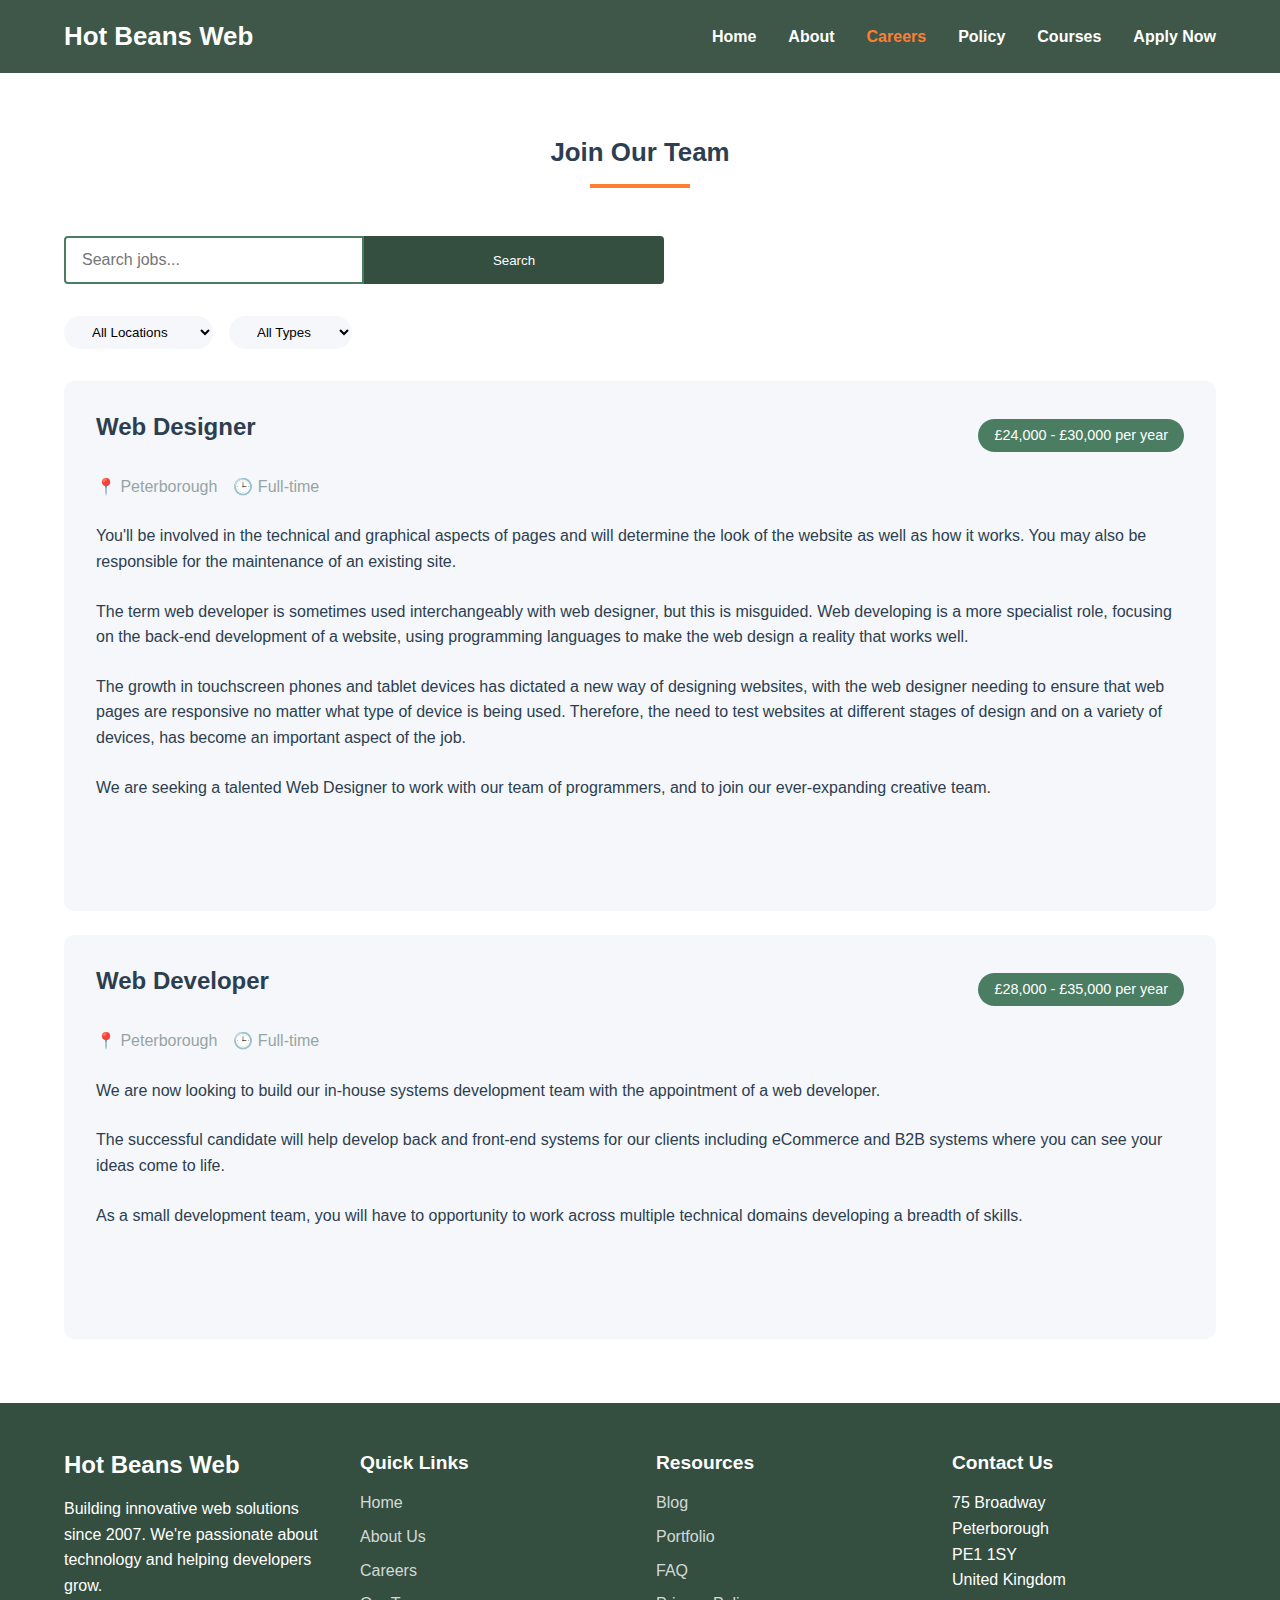
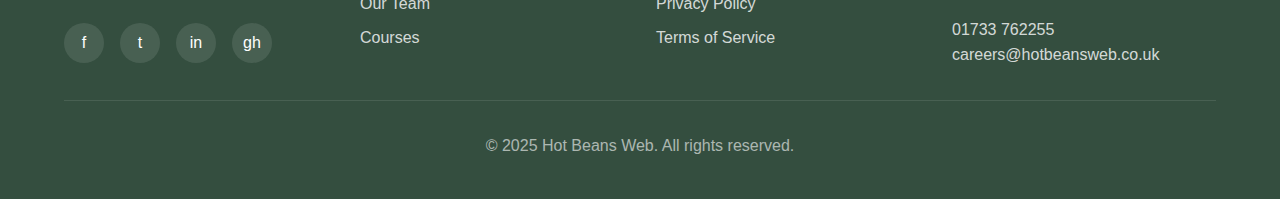
<file: careers.html>
<!DOCTYPE html>
<html lang="en">
<head>
  <meta charset="UTF-8">
  <meta name="viewport" content="width=device-width, initial-scale=1.0">
  <title> Careers - Hot Beans Web</title>
  <link rel="stylesheet" href="styles.css">
</head>
<body>
  <header class="header">
    <div class="container">
      <nav class="nav-container">
        <a href="index.html" class="logo">Hot Beans Web</a>
        <button class="mobile-nav-toggle">
          <span class="hamburger"></span>
        </button>
        <ul class="nav-menu">
          <li class="nav-item"><a href="index.html" class="nav-link">Home</a></li>
          <li class="nav-item"><a href="about.html" class="nav-link">About</a></li>
          <li class="nav-item"><a href="careers.html" class="nav-link active">Careers</a></li>
          <li class="nav-item"><a href="policy.html" class="nav-link">Policy</a></li>
          <li class="nav-item"><a href="courses.html" class="nav-link">Courses</a></li>
          <li class="nav-item"><a href="form.html" class="nav-link">Apply Now</a></li>
        </ul>
      </nav>
    </div>
  </header>

  <main>
    <section class="careers section">
      <div class="container">
        <h2 class="section-title">Join Our Team</h2>
        <div class="search-bar">
          <input type="text" class="search-input" id="jobSearch" placeholder="Search jobs...">
          <button class="search-btn">Search</button>
        </div>
        <div class="job-filter">
          <select id="locationFilter" class="filter-btn">
            <option value="">All Locations</option>
            <option value="Peterborough">Peterborough</option>
            <option value="Northampton">Northampton</option>
          </select>
          <select id="typeFilter" class="filter-btn">
            <option value="">All Types</option>
            <option value="Full-time">Full-time</option>
            <option value="Part-time">Part-time</option>
          </select>
        </div>
        <div class="job-list job-listings-section"></div>
      </div>
    </section>
  </main>

  <div id="jobModal" style="display: none;">
    <div class="job-details-content"></div>
  </div>

  <footer class="footer">
    <div class="container">
      <div class="footer-grid">
        <div>
          <h3 class="footer-logo">Hot Beans Web</h3>
          <p>Building innovative web solutions since 2007. We're passionate about technology and helping developers grow.</p>
          <div class="social-links">
            <a href="#" class="social-link">f</a>
            <a href="#" class="social-link">t</a>
            <a href="#" class="social-link">in</a>
            <a href="#" class="social-link">gh</a>
          </div>
        </div>
        <div class="footer-links">
          <h3>Quick Links</h3>
          <ul>
            <li><a href="index.html">Home</a></li>
            <li><a href="about.html">About Us</a></li>
            <li><a href="careers.html">Careers</a></li>
            <li><a href="#">Our Team</a></li>
            <li><a href="courses.html">Courses</a></li>
          </ul>
        </div>
        <div class="footer-links">
          <h3>Resources</h3>
          <ul>
            <li><a href="#">Blog</a></li>
            <li><a href="#">Portfolio</a></li>
            <li><a href="#">FAQ</a></li>
            <li><a href="policy.html">Privacy Policy</a></li>
            <li><a href="#">Terms of Service</a></li>
          </ul>
        </div>
        <div class="footer-links">
          <h3>Contact Us</h3>
          <p>75 Broadway<br>Peterborough<br>PE1 1SY<br>United Kingdom</p>
          <a href="tel:+441733762255">01733 762255</a><br>
          <a href="mailto:careers@hotbeansweb.co.uk">careers@hotbeansweb.co.uk</a>
        </div>
      </div>
      <div class="footer-bottom">
        <p>© 2025 Hot Beans Web. All rights reserved.</p>
      </div>
    </div>
  </footer>

  <script src="script.js"></script>
</body>
</html>
</file>
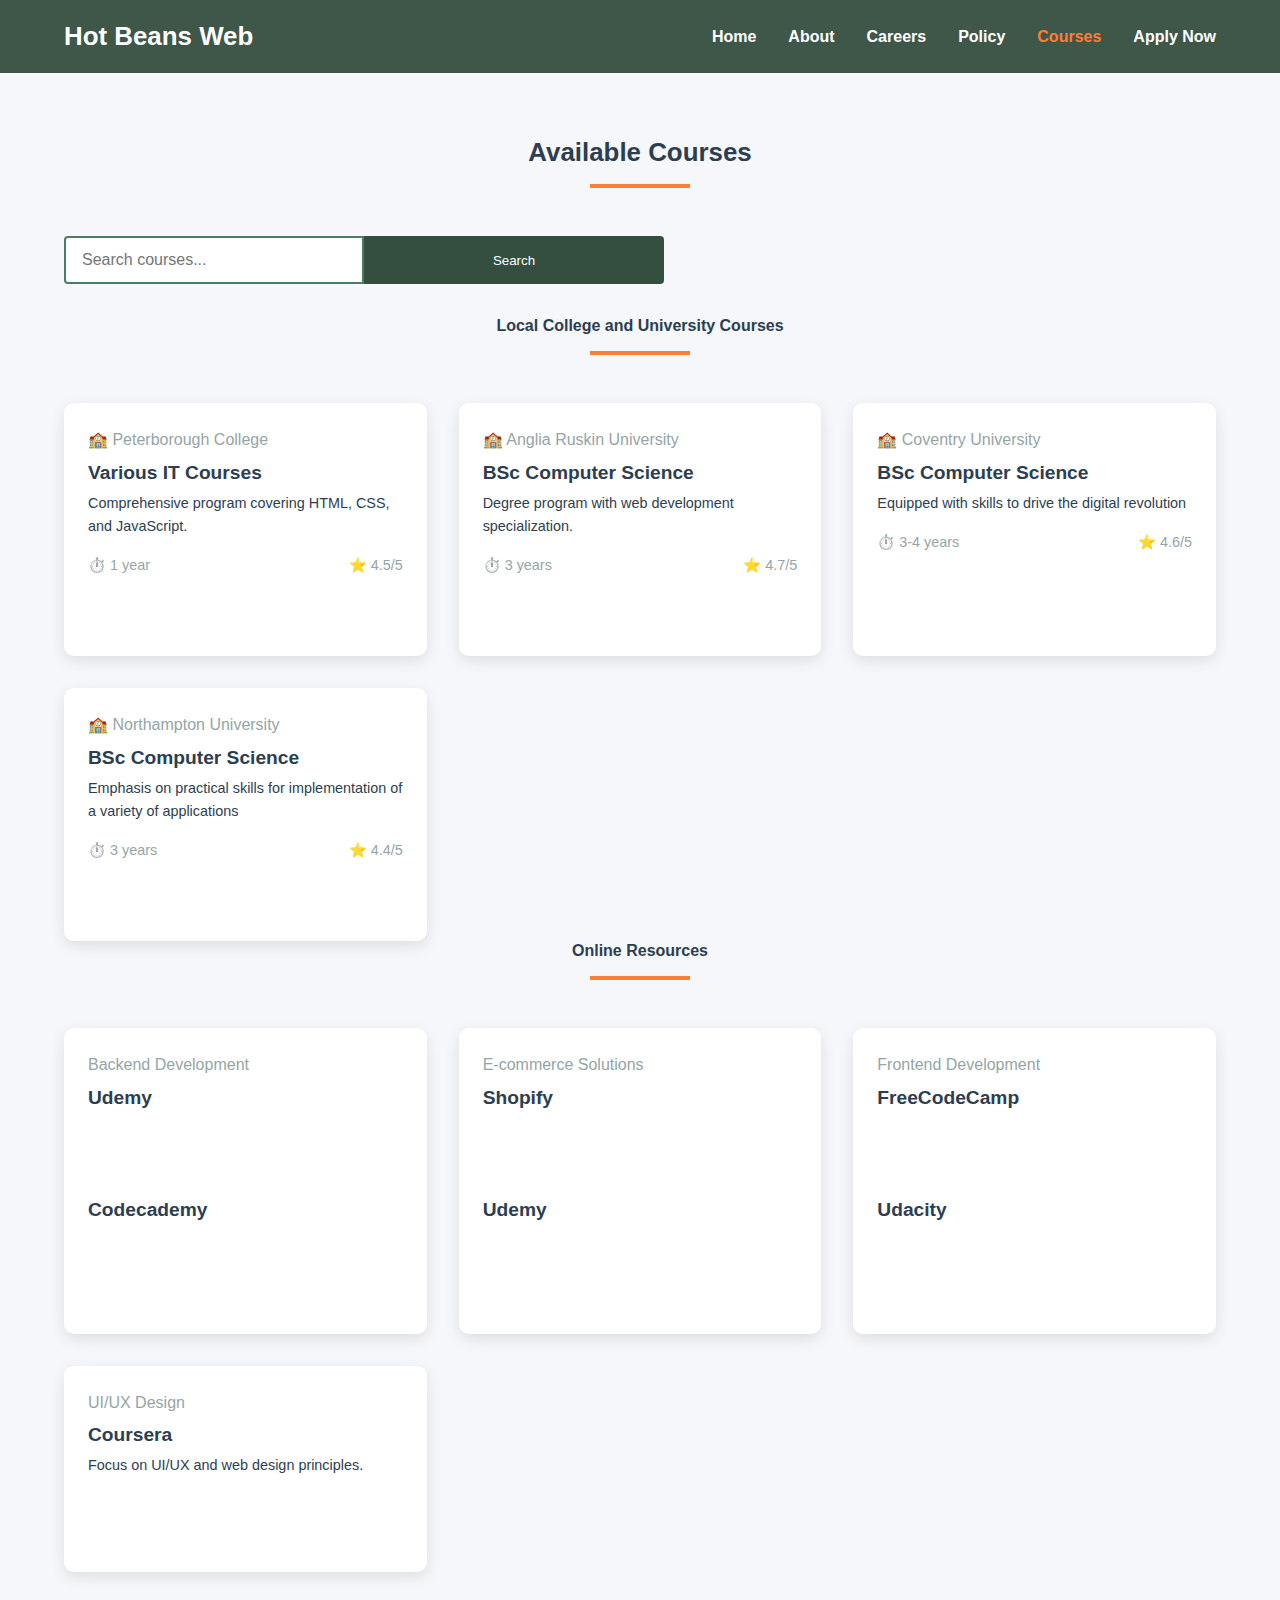
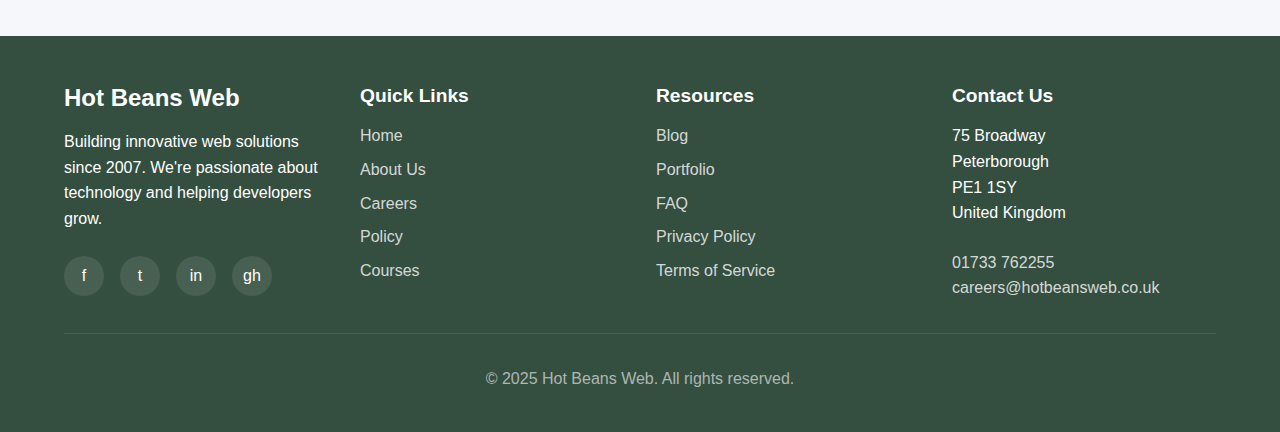
<file: courses.html>
<!DOCTYPE html>
<html lang="en">
<head>
  <meta charset="UTF-8">
  <meta name="viewport" content="width=device-width, initial-scale=1.0">
  <title>Courses - Hot Beans Web</title>
  <link rel="stylesheet" href="styles.css">
</head>
<body>
  <header class="header">
    <div class="container">
      <nav class="nav-container">
        <a href="index.html" class="logo">Hot Beans Web</a>
        <button class="mobile-nav-toggle">
          <span class="hamburger"></span>
        </button>
        <ul class="nav-menu">
          <li class="nav-item"><a href="index.html" class="nav-link">Home</a></li>
          <li class="nav-item"><a href="about.html" class="nav-link">About</a></li>
          <li class="nav-item"><a href="careers.html" class="nav-link">Careers</a></li>
          <li class="nav-item"><a href="policy.html" class="nav-link">Policy</a></li>
          <li class="nav-item"><a href="courses.html" class="nav-link active">Courses</a></li>
          <li class="nav-item"><a href="form.html" class="nav-link">Apply Now</a></li>
        </ul>
      </nav>
    </div>
  </header>

  <main>
    <section class="courses section">
      <div class="container">
        <h2 class="section-title">Available Courses</h2>
        <div class="search-bar">
          <input type="text" class="search-input" id="courseSearch" placeholder="Search courses...">
          <button class="search-btn">Search</button>
        </div>
        <h3 class="section-title">Local College and University Courses</h3>
        <div class="course-grid">
          <div class="course-card">
            <div class="course-content">
              <div class="course-provider">🏫 Peterborough College</div>
              <h4 class="course-title">Various IT Courses</h4>
              <p class="course-desc">Comprehensive program covering HTML, CSS, and JavaScript.</p>
              <div class="course-meta">
                <span>⏱️ 1 year</span>
                <span>⭐ 4.5/5</span>
              </div>
              <a href="https://www.peterborough.ac.uk" class="btn" target="_blank">View Course</a>
            </div>
          </div>
          <div class="course-card">
            <div class="course-content">
              <div class="course-provider">🏫 Anglia Ruskin University</div>
              <h4 class="course-title">BSc Computer Science</h4>
              <p class="course-desc">Degree program with web development specialization.</p>
              <div class="course-meta">
                <span>⏱️ 3 years</span>
                <span>⭐ 4.7/5</span>
              </div>
              <a href="https://www.aru.ac.uk" class="btn" target="_blank">View Course</a>
            </div>
          </div>
          <div class="course-card">
            <div class="course-content">
              <div class="course-provider">🏫 Coventry University</div>
              <h4 class="course-title">BSc Computer Science</h4>
              <p class="course-desc">Equipped with skills to drive the digital revolution</p>
              <div class="course-meta">
                <span>⏱️ 3-4 years</span>
                <span>⭐ 4.6/5</span>
              </div>
              <a href="https://www.coventry.ac.uk/course-structure/ug/eec/computer-science-mscibsc-hons/?term=2025-26" class="btn" target="_blank">View Course</a>
            </div>
          </div>
          <div class="course-card">
            <div class="course-content">
              <div class="course-provider">🏫 Northampton University</div>
              <h4 class="course-title">BSc Computer Science</h4>
              <p class="course-desc">Emphasis on practical skills for implementation of a variety of applications</p>
              <div class="course-meta">
                <span>⏱️ 3 years</span>
                <span>⭐ 4.4/5</span>
              </div>
              <a href="https://www.northampton.ac.uk/courses/computer-science-bsc-hons/" class="btn" target="_blank">View Course</a>
            </div>
          </div>
        </div>
        <h3 class="section-title">Online Resources</h3>
        <div class="course-grid">
          <div class="course-card">
            <div class="course-content">
              <div class="course-provider">Backend Development</div>
              <h4 class="course-title">Udemy</h4>
              <a href="https://www.udemy.com/course/the-complete-nodejs-developer-course-2/" class="btn" target="_blank">The Complete Node.js Developer Course (Udemy)</a><br/>

              <h4 class="course-title">Codecademy</h4>
              <a href="https://www.codecademy.com/learn/learn-nodejs" class="btn" target="_blank">Learn Node.js (Codecademy)</a>
            </div>
          </div>
          <div class="course-card">
            <div class="course-content">
              <div class="course-provider">E-commerce Solutions</div>
              <h4 class="course-title">Shopify</h4>
              <a href="https://www.shopify.com/learn" class="btn" target="_blank">Shopify Academy - Free E-commerce Courses</a></br>

              <h4 class="course-title">Udemy</h4>
              <a href="https://www.udemy.com/course/ecommerce-business-models/" class="btn" target="_blank">E-commerce Business Models (Udemy)</a>
            </div>
          </div>
          <div class="course-card">
            <div class="course-content">
              <div class="course-provider">Frontend Development</div>
              <h4 class="course-title">FreeCodeCamp</h4>
              <a href="https://www.freecodecamp.org/" class="btn" target="_blank">FreeCodeCamp - Responsive Web Design Certification</a></br>

              <h4 class="course-title">Udacity</h4>
              <a href="https://www.udacity.com/course/front-end-web-developer-nanodegree--nd0011" class ="btn" target="_blank">Front-End Web Developer Nanodegree (Udacity)</a>
            </div>
          </div>
          <div class="course-card">
            <div class="course-content">
              <div class="course-provider">UI/UX Design</div>
              <h4 class="course-title">Coursera</h4>
              <p class="course-desc">Focus on UI/UX and web design principles.</p>
              <a href="https://www.coursera.org/specializations/ui-ux-design" class="btn" target="_blank">Coursera - UI/UX Design</a>
            </div>
          </div>
        </div>
      </div>
    </section>
  </main>

  <footer class="footer">
    <div class="container">
      <div class="footer-grid">
        <div>
          <h3 class="footer-logo">Hot Beans Web</h3>
          <p>Building innovative web solutions since 2007. We're passionate about technology and helping developers grow.</p>
          <div class="social-links">
            <a href="#" class="social-link">f</a>
            <a href="#" class="social-link">t</a>
            <a href="#" class="social-link">in</a>
            <a href="#" class="social-link">gh</a>
          </div>
        </div>
        <div class="footer-links">
          <h3>Quick Links</h3>
          <ul>
            <li><a href="index.html">Home</a></li>
            <li><a href="about.html">About Us</a></li>
            <li><a href="careers.html">Careers</a></li>
            <li><a href="policy.html">Policy</a></li>
            <li><a href="courses.html">Courses</a></li>
          </ul>
        </div>
        <div class="footer-links">
          <h3>Resources</h3>
          <ul>
            <li><a href="#">Blog</a></li>
            <li><a href="#">Portfolio</a></li>
            <li><a href="#">FAQ</a></li>
            <li><a href="policy.html">Privacy Policy</a></li>
            <li><a href="#">Terms of Service</a></li>
          </ul>
        </div>
        <div class="footer-links">
          <h3>Contact Us</h3>
          <p>75 Broadway<br>Peterborough<br>PE1 1SY<br>United Kingdom</p>
          <a href="tel:+441733762255">01733 762255</a><br>
          <a href="mailto:careers@hotbeansweb.co.uk">careers@hotbeansweb.co.uk</a>
        </div>
      </div>
      <div class="footer-bottom">
        <p>© 2025 Hot Beans Web. All rights reserved.</p>
      </div>
    </div>
  </footer>

  <script src="script.js"></script>
</body>
</html>
</file>
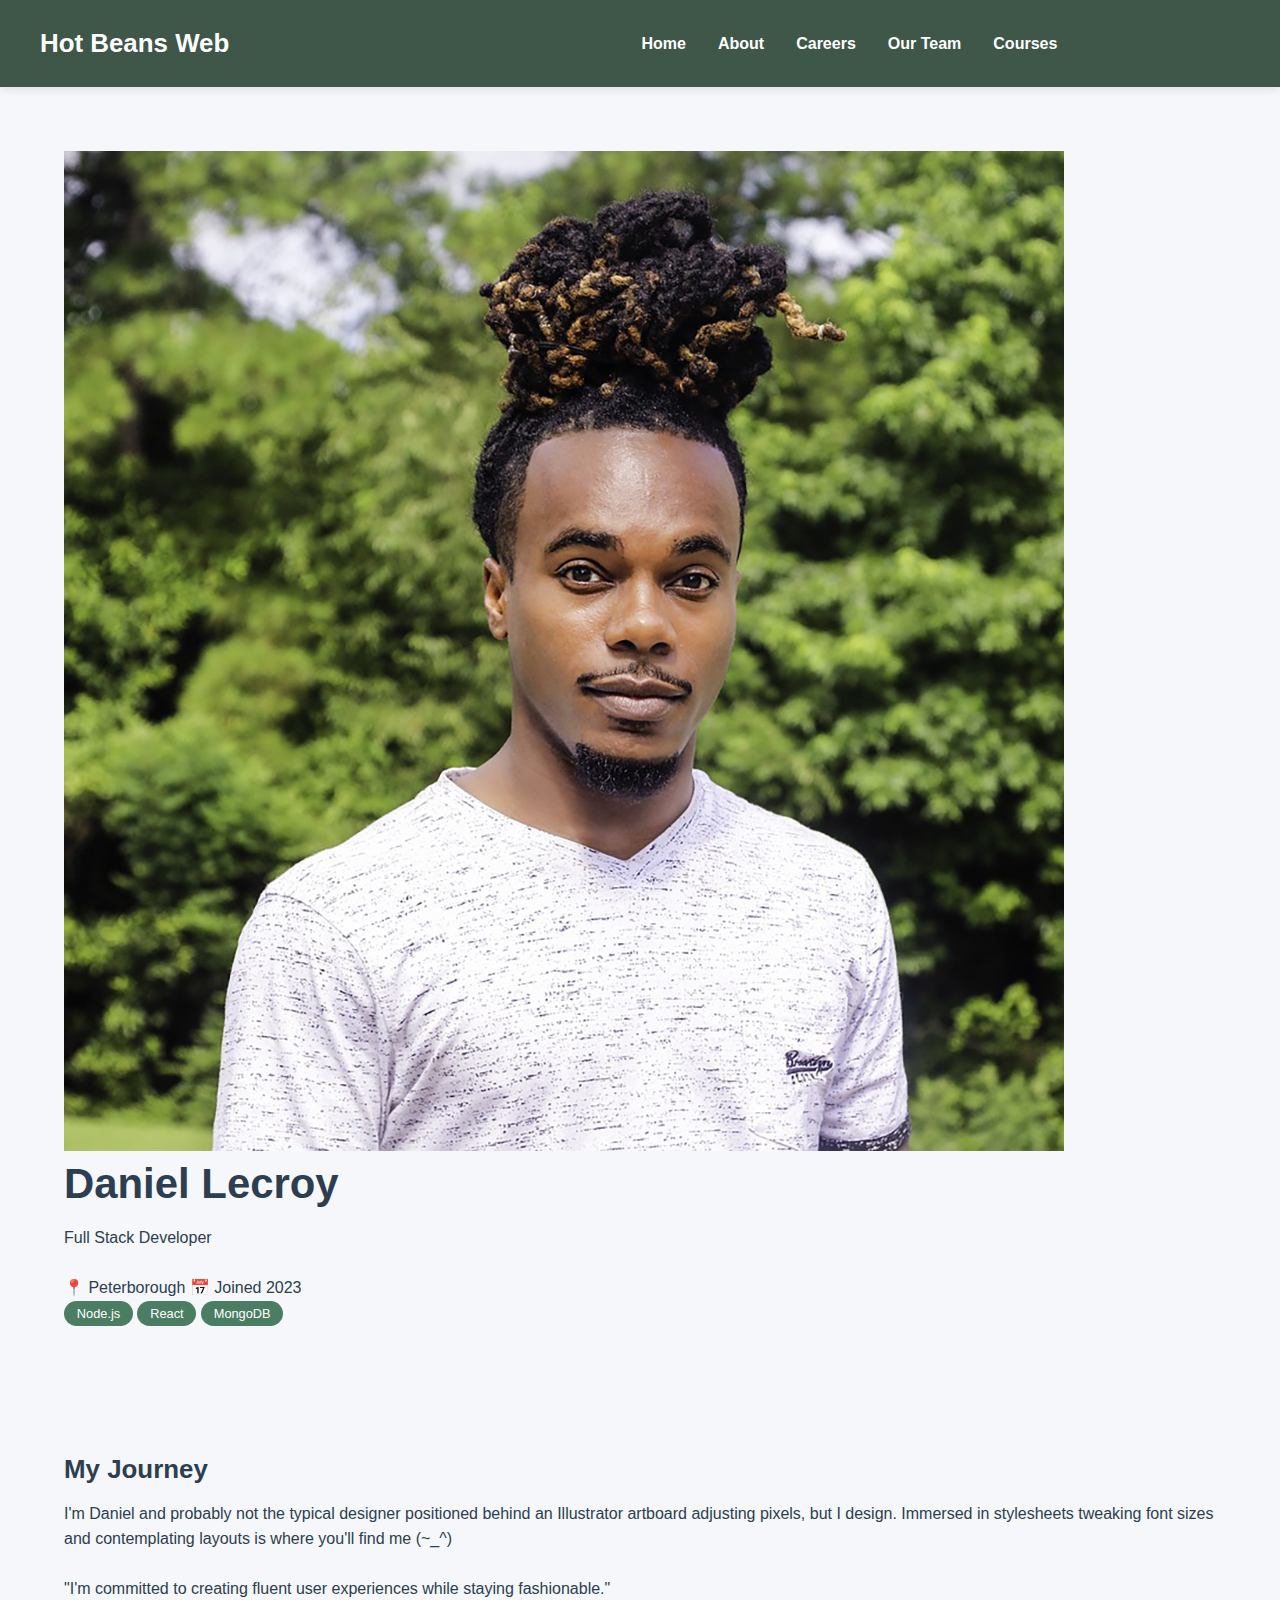
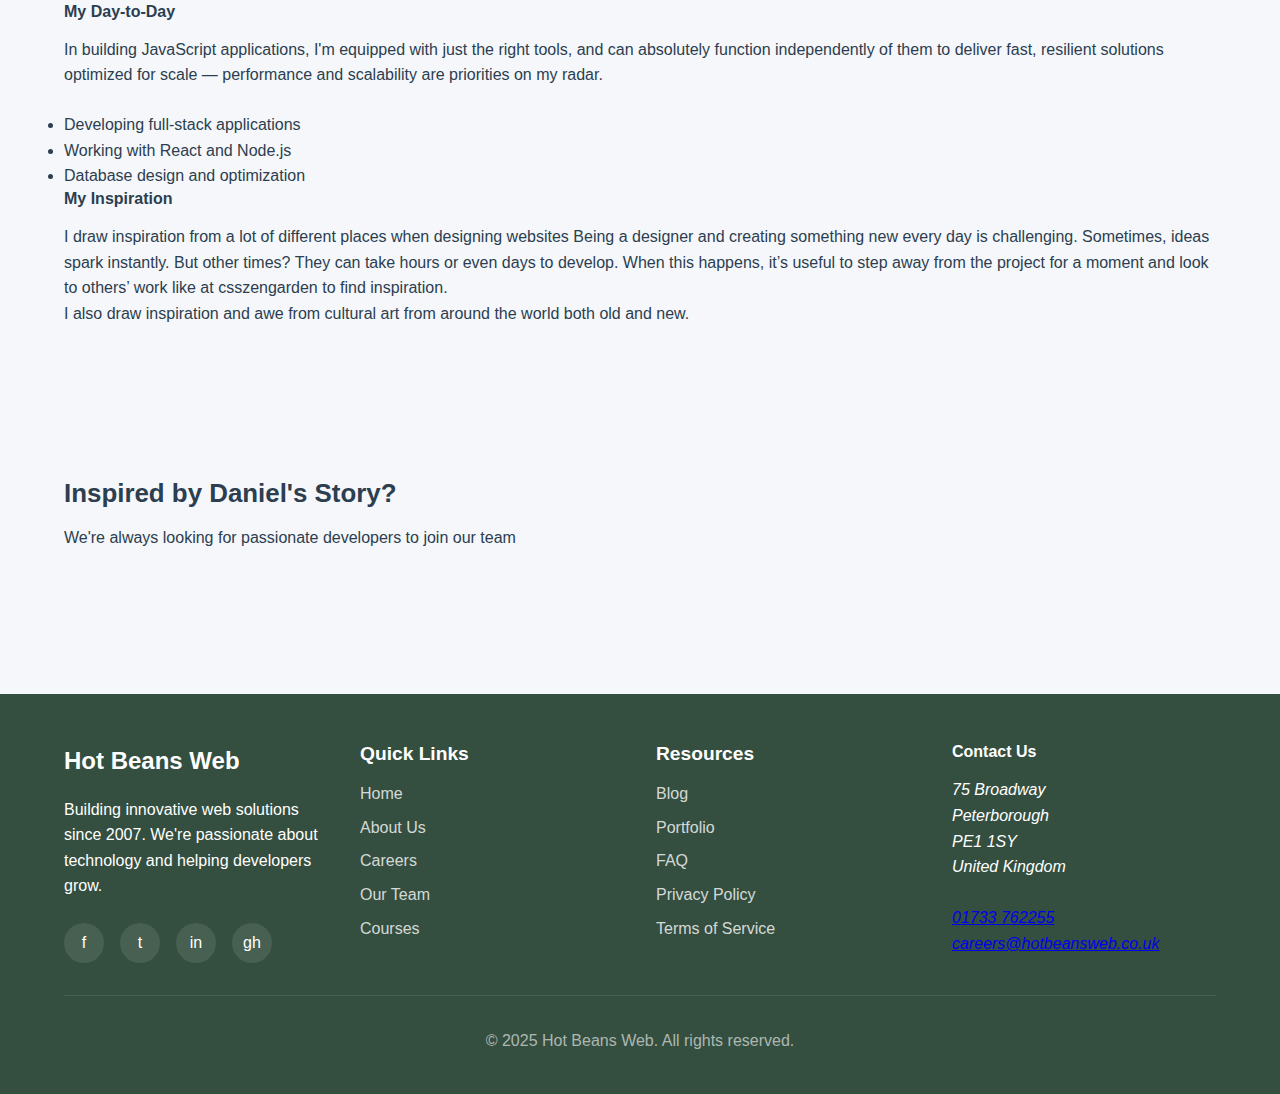
<file: daniel.html>
<!DOCTYPE html>
<html lang="en">
<head>
  <meta charset="UTF-8">
  <meta name="viewport" content="width=device-width, initial-scale=1.0">
  <title> Daniel Lecroy | Hot Beans Web</title>
  <meta name="description" content="Learn about Daniel Lecroy's journey as a Full Stack Developer at Hot Beans Web."">
  
  <link rel="preload" href="styles.css" as="style">
  <link rel="preload" href="script.js" as="script">
  
  <link rel="stylesheet" href="styles.css">
</head>
<body>
    <header class="header">
        <div class="container nav-container">
            <a href="index.html" class="logo">Hot Beans Web</a>
            
            <button class="mobile-nav-toggle" aria-controls="nav-menu" aria-expanded="false">
                <span class="sr-only">Menu</span>
                <span class="hamburger"></span>
            </button>
            
            <nav id="nav-menu" class="nav-menu">
                <ul class="nav-list">
                    <li class="nav-item"><a href="index.html" class="nav-link">Home</a></li>
                    <li class="nav-item"><a href="about.html" class="nav-link">About</a></li>
                    <li class="nav-item"><a href="careers.html" class="nav-link">Careers</a></li>
                    <li class="nav-item"><a href="#team" class="nav-link">Our Team</a></li>
                    <li class="nav-item"><a href="courses.html" class="nav-link">Courses</a></li>
                    <li class="nav-item"><a href="form.html" class="btn btn-outline">Apply Now</a></li>
                </ul>
            </nav>
        </div>
    </header>

  <main class="team-profile">
    <section class="section profile-hero">
      <div class="container">
        <div class="profile-header">
          <div class="profile-image">
            <img src="Daniel_Lecroy.png" alt="Daniel Lecroy" loading="lazy">
          </div>
          <div class="profile-intro">
            <h1>Daniel Lecroy</h1>
            <p class="profile-title">Full Stack Developer</p>
            <div class="profile-meta">
              <span>📍 Peterborough</span>
              <span>📅 Joined 2023</span>
            </div>
            <div class="profile-skills">
              <span class="skill-tag">Node.js</span>
              <span class="skill-tag">React</span>
              <span class="skill-tag">MongoDB</span>
            </div>
          </div>
        </div>
      </div>
    </section>

    <section>
        <section class="section profile-content">
        <div class="container">
            <div class="profile-story">
            <h2>My Journey</h2>
                <p>I'm Daniel and probably not the typical designer positioned behind an Illustrator artboard adjusting pixels, but I design.
                Immersed in stylesheets tweaking font sizes and contemplating layouts is where you'll find me (~_^)</p >                
                <div class="profile-quote">
                    <blockquote>
                        "I'm committed to creating fluent user experiences while staying fashionable."<br>
                    </blockquote>
                </div>
            
                        <h3>My Day-to-Day</h3>
                        <ul class="profile-list">
                            <p>In building JavaScript applications, I'm equipped with just the right tools, and can absolutely function independently of them to deliver fast, resilient solutions optimized for scale — performance and scalability are priorities on my radar.<br> </p>
                            <li>Developing full-stack applications</li>
                            <li>Working with React and Node.js</li>
                            <li>Database design and optimization</li>
                        </ul>
                        
                        <h3>My Inspiration</h3>
                        <p>I draw inspiration from a lot of different places when designing websites Being a designer and creating something new every day is challenging.
                        Sometimes, ideas spark instantly. But other times? They can take hours or even days to develop. When this happens, it’s useful to step away from the project for a moment and look to others’ work like at csszengarden to find inspiration.<br>
                        I also draw inspiration and awe from cultural art from around the world both old and new.
                        </p>
            </div>
        </div> 
    
    </section>
    <section class="section profile-cta">
      <div class="container">
        <h2>Inspired by Daniel's Story?</h2>
        <p>We're always looking for passionate developers to join our team</p>
        <a href="form.html" class="btn">Apply Now</a>
      </div>
    </section>
  </main>

  <footer class="footer">
    <div class="container">
      <div class="footer-grid">
        <div class="footer-about">
          <div class="footer-logo">Hot Beans Web</div>
          <p>Building innovative web solutions since 2007. We're passionate about technology and helping developers grow.</p>
          <div class="social-links">
            <a href="#" class="social-link" aria-label="Facebook">f</a>
            <a href="#" class="social-link" aria-label="Twitter">t</a>
            <a href="#" class="social-link" aria-label="LinkedIn">in</a>
            <a href="#" class="social-link" aria-label="GitHub">gh</a>
          </div>
        </div>
        
        <div class="footer-links">
          <h3>Quick Links</h3>
          <ul>
            <li><a href="index.html">Home</a></li>
            <li><a href="about.html">About Us</a></li>
            <li><a href="careers.html">Careers</a></li>
            <li><a href="team/">Our Team</a></li>
            <li><a href="courses.html">Courses</a></li>
          </ul>
        </div>
        
        <div class="footer-links">
          <h3>Resources</h3>
          <ul>
            <li><a href="blog.html">Blog</a></li>
            <li><a href="portfolio.html">Portfolio</a></li>
            <li><a href="faq.html">FAQ</a></li>
            <li><a href="policy.html">Privacy Policy</a></li>
            <li><a href="terms.html">Terms of Service</a></li>
          </ul>
        </div>
        
        <div class="footer-contact">
          <h3>Contact Us</h3>
          <address>
            75 Broadway<br>
            Peterborough<br>
            PE1 1SY<br>
            United Kingdom<br><br>
            <a href="tel:+441733762255">01733 762255</a><br>
            <a href="mailto:careers@hotbeansweb.co.uk">careers@hotbeansweb.co.uk</a>
          </address>
        </div>
      </div>
      
      <div class="footer-bottom">
        <p>&copy; 2025 Hot Beans Web. All rights reserved.</p>
      </div>
    </div>
  </footer>

</body>
</html>
</file>
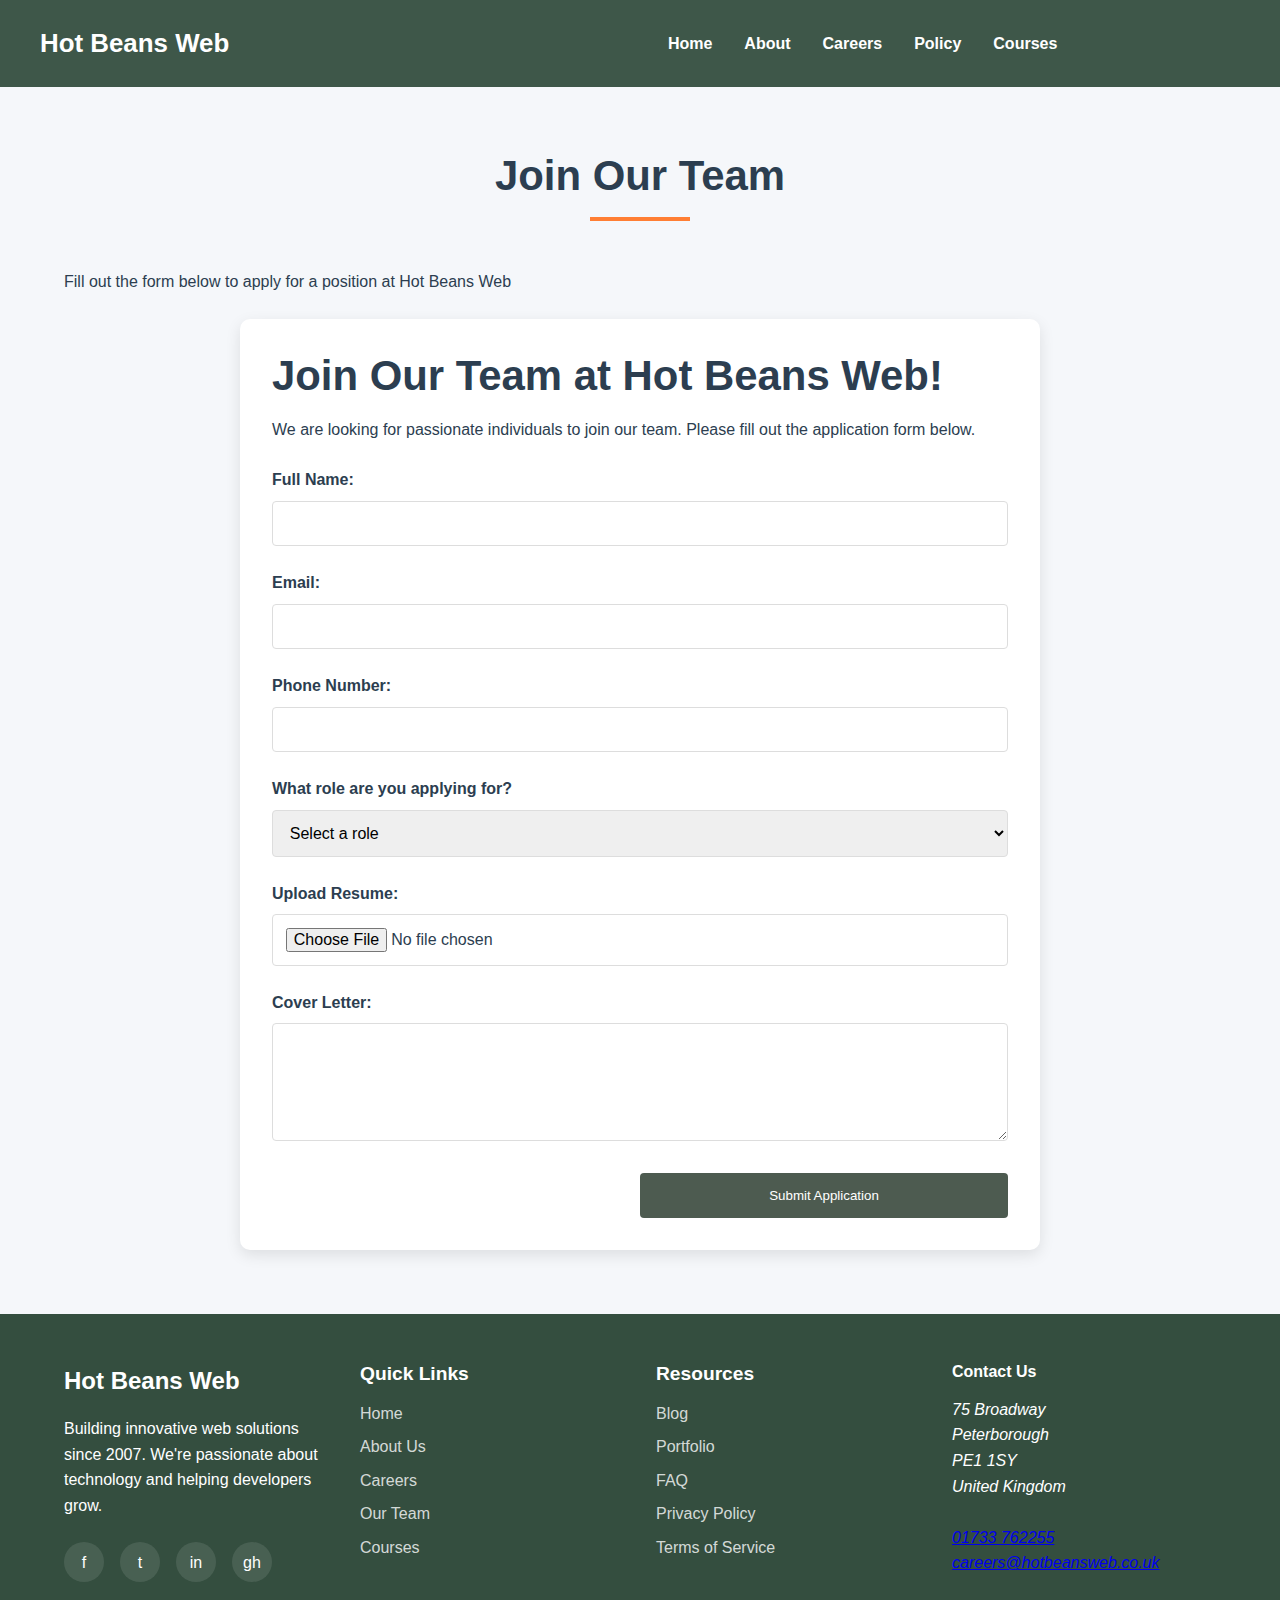
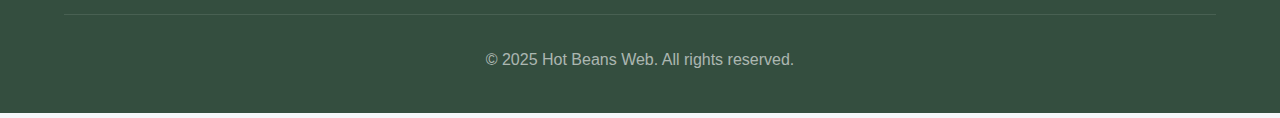
<file: form.html>
<!DOCTYPE html>
<html lang="en">
<head>
    <meta charset="UTF-8">
    <meta name="viewport" content="width=device-width, initial-scale=1.0">
    <title>Application Form - Hot Beans Web</title>
    <link rel="preload" href="styles.css" as="style">
    <link rel="preload" href="script.js" as="script">
    <link rel="stylesheet" href="styles.css">
</head>

<body>
    <header class="header">
        <div class="container nav-container">
        <a href="index.html" class="logo">Hot Beans Web</a>
        
        <button class="mobile-nav-toggle" aria-controls="nav-menu" aria-expanded="false">
            <span class="sr-only">Menu</span>
            <span class="hamburger"></span>
        </button>
        
        <nav id="nav-menu" class="nav-menu">
            <ul class="nav-list">
                <li class="nav-item"><a href="index.html" class="nav-link">Home</a></li>
                <li class="nav-item"><a href="about.html" class="nav-link">About</a></li>
                <li class="nav-item"><a href="careers.html" class="nav-link">Careers</a></li>
                <li class="nav-item"><a href="policy.html" class="nav-link">Policy</a></li>
                <li class="nav-item"><a href="courses.html" class="nav-link">Courses</a></li>
                <li class="nav-item"><a href="form.html" class="btn btn-outline">Apply Now</a></li>
            </ul>
        </nav>
        </div>
    </header>

    <main class="section form-section">
        <div class="container">
            <div class="form-header">
                <h1 class="section-title">Join Our Team</h1>
                <p class="section-subtitle">Fill out the form below to apply for a position at Hot Beans Web</p>
            </div>
            <div class="form-container">
                <h1>Join Our Team at Hot Beans Web!</h1>
                <p>We are looking for passionate individuals to join our team. Please fill out the application form below.</p>
                
                <form id="applicationForm">
                    <div class="form-group">
                        <label for="name">Full Name:</label>
                        <input type="text" id="name" name="name" required>
                    </div>
                    <div class="form-group">
                        <label for="email">Email:</label>
                        <input type="email" id="email" name="email" required>
                    </div>
                    <div class="form-group">
                        <label for="phone">Phone Number:</label>
                        <input type="tel" id="phone" name="phone" required>
                    </div>
                    <div class="form-group">
                        <label for="role">What role are you applying for?</label>
                        <select id="role" name="role" required>
                            <option value="" disabled selected>Select a role</option>
                            <option value="web-developer">Web Developer</option>
                            <option value="web-designer">Web Designer</option>
                        </select>
                    </div>
                    <div class="form-group">
                        <label for="resume">Upload Resume:</label>
                        <input type="file" id="resume" name="resume" accept=".pdf,.doc,.docx" required>
                    </div>
                    <div class="form-group">
                        <label for="coverLetter">Cover Letter:</label>
                        <textarea id="coverLetter" name="coverLetter" rows="5" required></textarea>
                    </div>

                    <div class="form-actions">
                        <button type="button" class="btn btn-outline">Previous</button>
                        <button type="submit">Submit Application</button>
                    </div>
                </form>
                
                <p id="successMessage" style="display:none; color: green;">
                    Application Successfully Sent!
                </p>
            </div>
        </div>
    </main>

    <footer class="footer">
        <div class="container">
            <div class="footer-grid">
                <div class="footer-about">
                <div class="footer-logo">Hot Beans Web</div>
                <p>Building innovative web solutions since 2007. We're passionate about technology and helping developers grow.</p>
                <div class="social-links">
                    <a href="#" class="social-link" aria-label="Facebook">f</a>
                    <a href="#" class="social-link" aria-label="Twitter">t</a>
                    <a href="#" class="social-link" aria-label="LinkedIn">in</a>
                    <a href="#" class="social-link" aria-label="GitHub">gh</a>
                </div>
                </div>
                
                <div class="footer-links">
                <h3>Quick Links</h3>
                <ul>
                    <li><a href="index.html">Home</a></li>
                    <li><a href="about.html">About Us</a></li>
                    <li><a href="careers.html">Careers</a></li>
                    <li><a href="team/">Our Team</a></li>
                    <li><a href="courses.html">Courses</a></li>
                </ul>
                </div>
                
                <div class="footer-links">
                <h3>Resources</h3>
                <ul>
                    <li><a href="blog.html">Blog</a></li>
                    <li><a href="portfolio.html">Portfolio</a></li>
                    <li><a href="faq.html">FAQ</a></li>
                    <li><a href="policy.html">Privacy Policy</a></li>
                    <li><a href="terms.html">Terms of Service</a></li>
                </ul>
                </div>
                
                <div class="footer-contact">
                <h3>Contact Us</h3>
                <address>
                    75 Broadway<br>
                    Peterborough<br>
                    PE1 1SY<br>
                    United Kingdom<br><br>
                    <a href="tel:+441733762255">01733 762255</a><br>
                    <a href="mailto:careers@hotbeansweb.co.uk">careers@hotbeansweb.co.uk</a>
                </address>
                </div>
            </div>
            
            <div class="footer-bottom">
                <p>&copy; 2025 Hot Beans Web. All rights reserved.</p>
            </div>
        </div>
    </footer>

    <script src="script.js"></script>
</body>
</html>
</file>
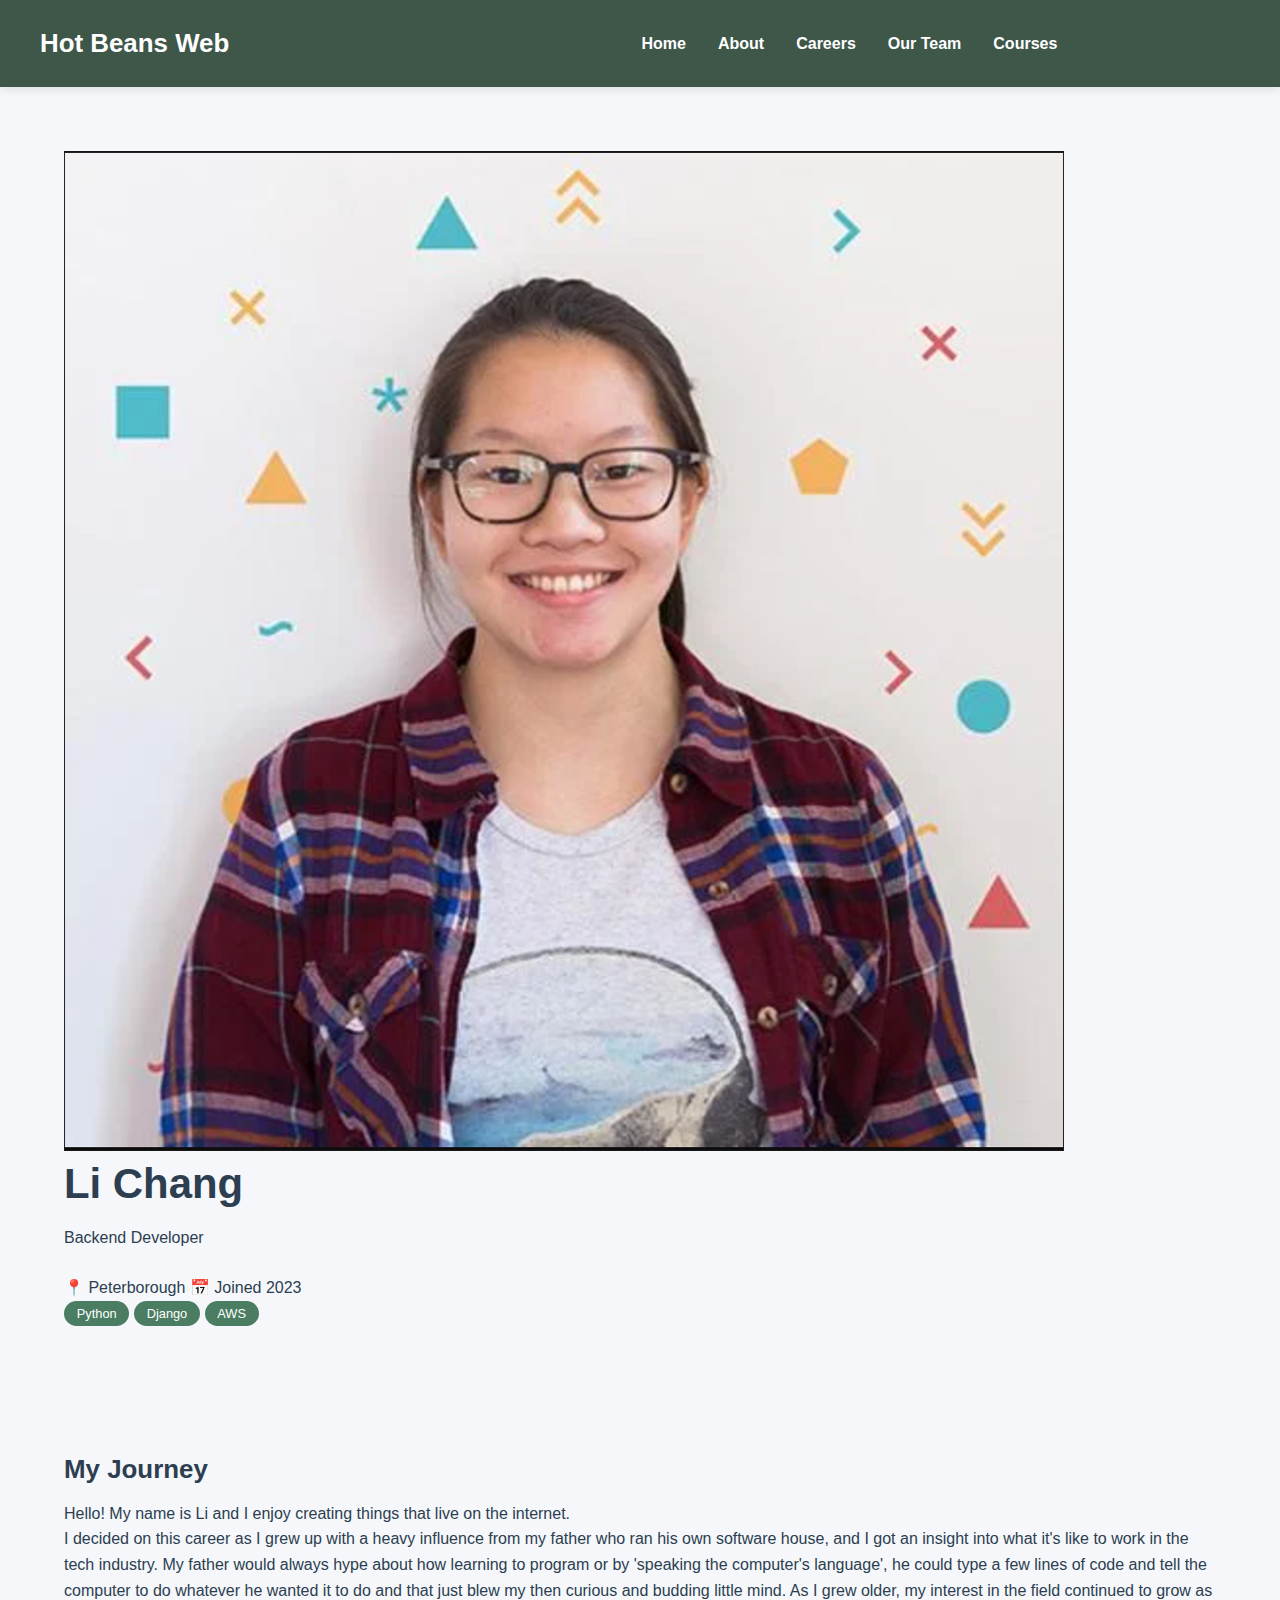
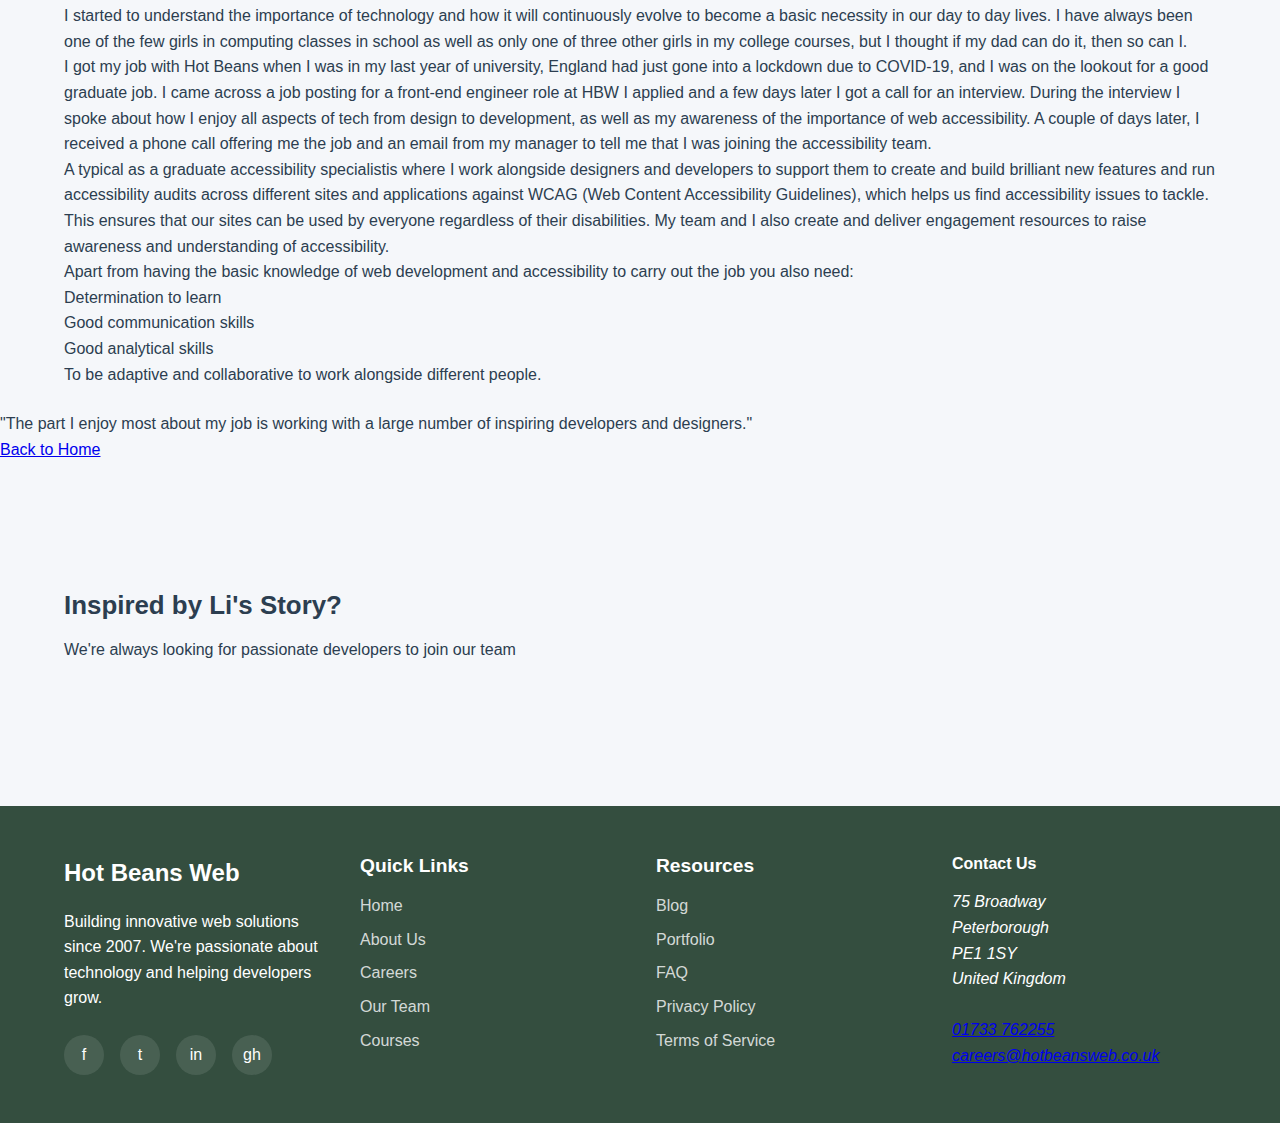
<file: li.html>
<!DOCTYPE html>
<html lang="en">
<head>
    <meta charset="UTF-8">
    <meta name="viewport" content="width=device-width, initial-scale=1.0">
    <title>Li Chang | Hot Beans Web</title>
    <meta name="description" content="Learn about Li Chang's journey as a Backend Developer at Hot Beans Web.">
    <link rel="preload" href="styles.css" as="style">
    <link rel="preload" href="script.js" as="script">
    <link rel="stylesheet" href="styles.css">
</head>
<body>
    <header class="header">
        <div class="container nav-container">
            <a href="index.html" class="logo">Hot Beans Web</a>
            
            <button class="mobile-nav-toggle" aria-controls="nav-menu" aria-expanded="false">
                <span class="sr-only">Menu</span>
                <span class="hamburger"></span>
            </button>
            
            <nav id="nav-menu" class="nav-menu">
                <ul class="nav-list">
                    <li class="nav-item"><a href="index.html" class="nav-link">Home</a></li>
                    <li class="nav-item"><a href="about.html" class="nav-link">About</a></li>
                    <li class="nav-item"><a href="careers.html" class="nav-link">Careers</a></li>
                    <li class="nav-item"><a href="#team" class="nav-link">Our Team</a></li>
                    <li class="nav-item"><a href="courses.html" class="nav-link">Courses</a></li>
                    <li class="nav-item"><a href="form.html" class="btn btn-outline">Apply Now</a></li>
                </ul>
            </nav>
        </div>
    </header>

    <main class="team-profile">
        <section class="section profile-hero">
            <div class="container">
                <div class="profile-header">
                    <div class="profile-image">
                        <img src="Li Chang.PNG" alt="Li Chang" loading="lazy">
                    </div>
                    <div class="profile-intro">
                        <h1>Li Chang</h1>
                        <p class="profile-title">Backend Developer</p>
                        <div class="profile-meta">
                            <span>📍 Peterborough</span>
                            <span>📅 Joined 2023</span>
                        </div>
                        <div class="profile-skills">
                            <span class="skill-tag">Python</span>
                            <span class="skill-tag">Django</span>
                            <span class="skill-tag">AWS</span>
                        </div>
                    </div>
                </div>
            </div>
        </section>

        <section class="section profile-content">
            <div class="container">
                <div class="profile-story">
                    <h2>My Journey</h2>
                    <p>Hello! My name is Li and I enjoy creating things that live on the internet. <br>

                        I decided on this career as I grew up with a heavy influence from my father who ran his own software house, and I got an insight into what it's like to work in the tech industry. My father would always hype about how learning to program or by 'speaking the computer's language', he could type a few lines of code and tell the computer to do whatever he wanted it to do and that just blew my then curious and budding little mind.
                        As I grew older, my interest in the field continued to grow as I started to understand the importance of technology and how it will continuously evolve to become a basic necessity in our day to day lives.
                        I have always been one of the few girls in computing classes in school as well as only one of three other girls in my college courses, but I thought if my dad can do it, then so can I.
                        <br>
                        I got my job with Hot Beans when I was in my last year of university, England had just gone into a lockdown due to COVID-19, and I was on the lookout for a good graduate job.
                        I came across a job posting for a front-end engineer role at HBW I applied and a few days later I got a call for an interview. During the interview I spoke about how I enjoy all aspects of tech from design to development, as well as my awareness of the importance of web accessibility. A couple of days later, I received a phone call offering me the job and an email from my manager to tell me that I was joining the accessibility team.
                        <br>
                        A typical as a graduate accessibility specialistis where I work alongside designers and developers to support them to create and build brilliant new features and run accessibility audits across different sites and applications against WCAG (Web Content Accessibility Guidelines), which helps us find accessibility issues to tackle. This ensures that our sites can be used by everyone regardless of their disabilities. My team and I also create and deliver engagement resources to raise awareness and understanding of accessibility.
                        <br>
                        Apart from having the basic knowledge of web development and accessibility to carry out the job you also need:<br>
                        Determination to learn<br>
                        Good communication skills<br>
                        Good analytical skills<br>
                        To be adaptive and collaborative to work alongside different people.<br>
                    </p>
                </div>
            </div>


            <div class="profile-quote">
                        <blockquote>
                            "The part I enjoy most about my job is working with a large number of inspiring developers and designers."
                        </blockquote>
            </div>
            <a href="index.html">Back to Home</a>
        </section>

         <section class="section profile-cta">
            <div class="container">
                <h2>Inspired by Li's Story?</h2>
                <p>We're always looking for passionate developers to join our team</p>
                <a href="form.html" class="btn">Apply Now</a>
            </div>
        </section>
    </main>

    <footer class="footer">
        <div class="container">
            <div class="footer-grid">
                <div class="footer-about">
                    <div class="footer-logo">Hot Beans Web</div>
                        <p>Building innovative web solutions since 2007. We're passionate about technology and helping developers grow.</p>
                        <div class="social-links">
                        <a href="#" class="social-link" aria-label="Facebook">f</a>
                        <a href="#" class="social-link" aria-label="Twitter">t</a>
                        <a href="#" class="social-link" aria-label="LinkedIn">in</a>
                        <a href="#" class="social-link" aria-label="GitHub">gh</a>
                    </div>
                </div>
            
                <div class="footer-links">
                    <h3>Quick Links</h3>
                    <ul>
                        <li><a href="index.html">Home</a></li>
                        <li><a href="about.html">About Us</a></li>
                        <li><a href="careers.html">Careers</a></li>
                        <li><a href="team/">Our Team</a></li>
                        <li><a href="courses.html">Courses</a></li>
                    </ul>
                </div>
            
                <div class="footer-links">
                    <h3>Resources</h3>
                    <ul>
                        <li><a href="blog.html">Blog</a></li>
                        <li><a href="portfolio.html">Portfolio</a></li>
                        <li><a href="faq.html">FAQ</a></li>
                        <li><a href="policy.html">Privacy Policy</a></li>
                        <li><a href="terms.html">Terms of Service</a></li>
                    </ul>
                </div>
            
            <div class="footer-contact">
                <h3>Contact Us</h3>
                <address>
                    75 Broadway<br>
                    Peterborough<br>
                    PE1 1SY<br>
                    United Kingdom<br><br>
                    <a href="tel:+441733762255">01733 762255</a><br>
                    <a href="mailto:careers@hotbeansweb.co.uk">careers@hotbeansweb.co.uk</a>
                </address>
            </div>
        </div>

    </footer>
</body>
</html>
</file>
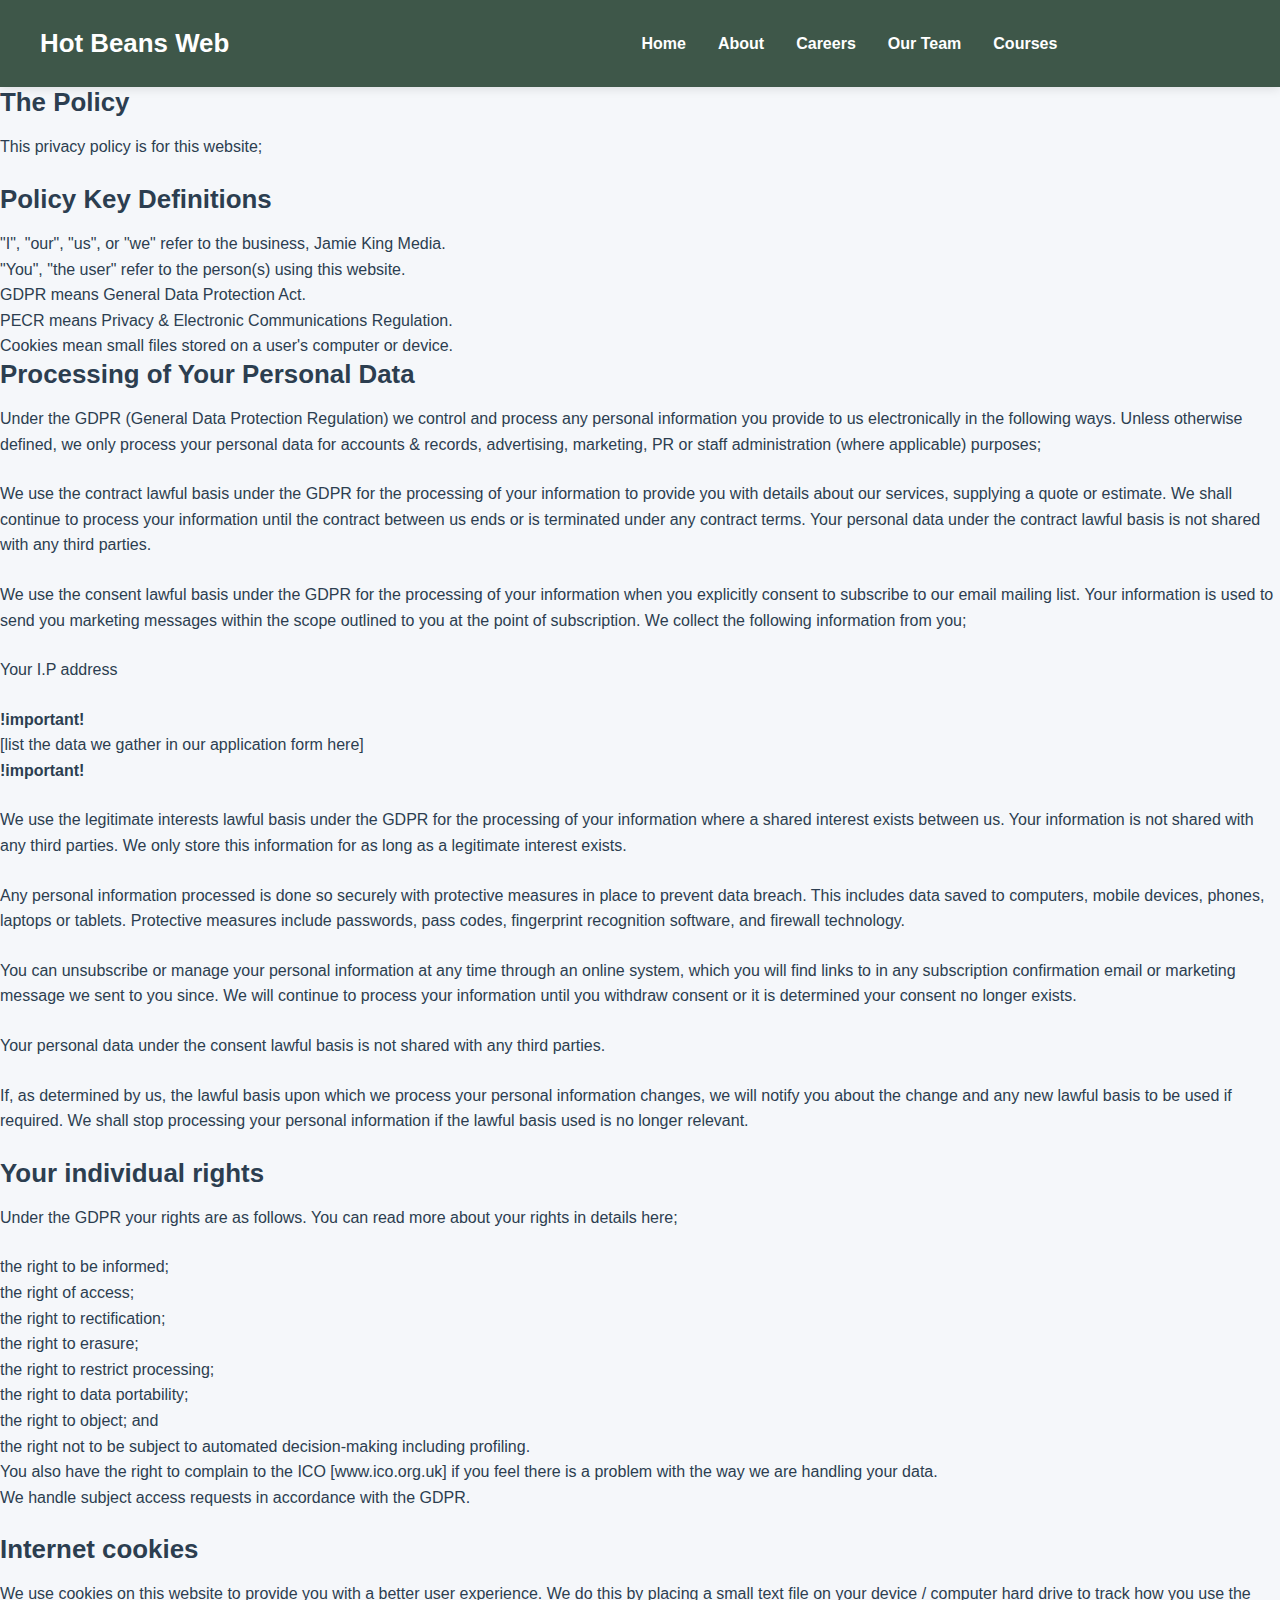
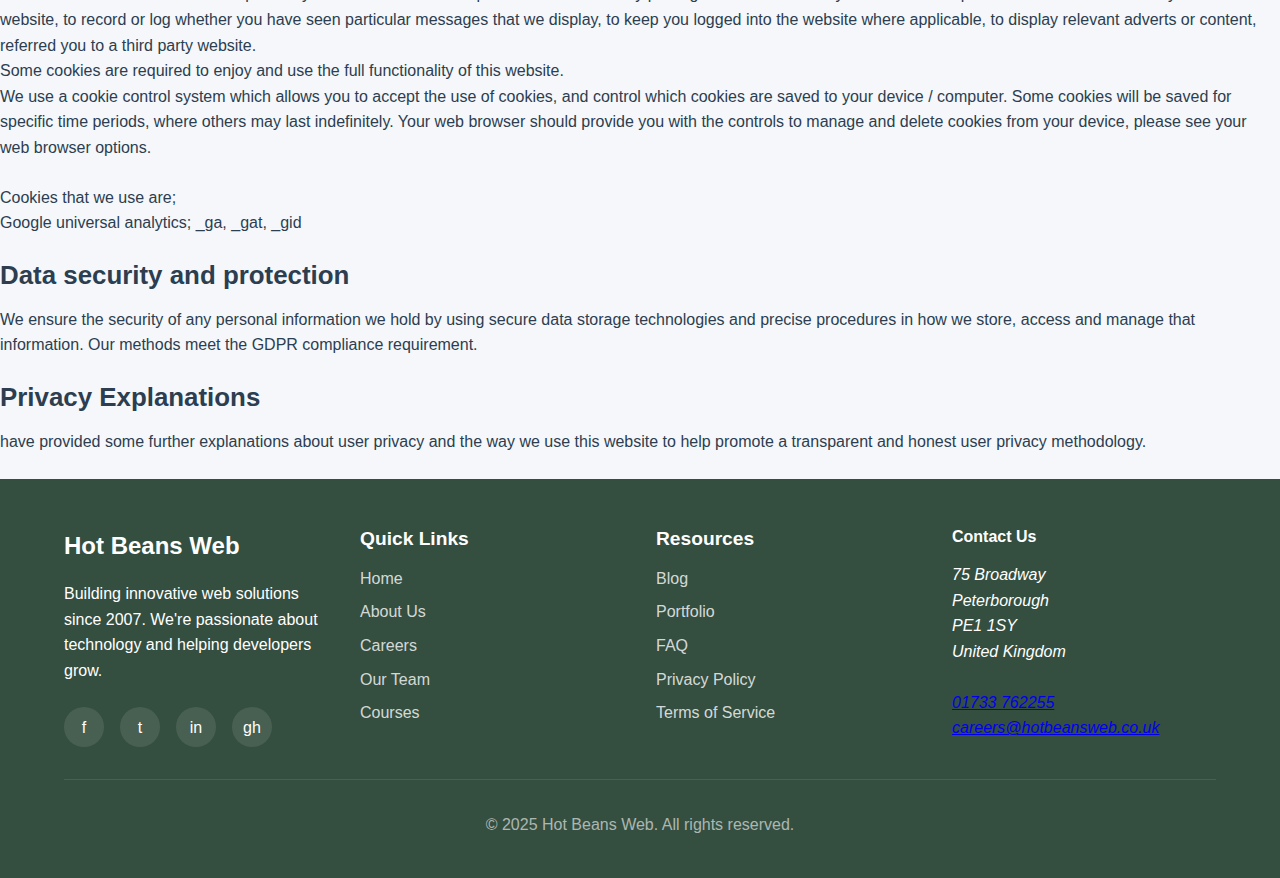
<file: policy.html>
<!DOCTYPE html>
<html lang="en">
<head>
  <meta charset="UTF-8">
  <meta name="viewport" content="width=device-width, initial-scale=1.0">
  <title> Daniel Lecroy | Hot Beans Web</title>
  <meta name="description" content="Learn about Daniel Lecroy's journey as a Full Stack Developer at Hot Beans Web."">
  
  <link rel="preload" href="styles.css" as="style">
  <link rel="preload" href="script.js" as="script">
  
  <link rel="stylesheet" href="styles.css">
</head>
<body>
    <header class="header">
        <div class="container nav-container">
            <a href="index.html" class="logo">Hot Beans Web</a>
            
            <button class="mobile-nav-toggle" aria-controls="nav-menu" aria-expanded="false">
                <span class="sr-only">Menu</span>
                <span class="hamburger"></span>
            </button>
            
            <nav id="nav-menu" class="nav-menu">
                <ul class="nav-list">
                    <li class="nav-item"><a href="index.html" class="nav-link">Home</a></li>
                    <li class="nav-item"><a href="about.html" class="nav-link">About</a></li>
                    <li class="nav-item"><a href="careers.html" class="nav-link">Careers</a></li>
                    <li class="nav-item"><a href="#team" class="nav-link">Our Team</a></li>
                    <li class="nav-item"><a href="courses.html" class="nav-link">Courses</a></li>
                    <li class="nav-item"><a href="form.html" class="btn btn-outline">Apply Now</a></li>
                </ul>
            </nav>
        </div>
    </header>
    
        <section>
            <h2>The Policy</h2>
            <p>This privacy policy is for this website;</p>
    
            <h2>Policy Key Definitions</h2>
            <ul>
                <li>"I", "our", "us", or "we" refer to the business, Jamie King Media.</li>
                <li>"You", "the user" refer to the person(s) using this website.</li>
                <li>GDPR means General Data Protection Act.</li>
                <li>PECR means Privacy & Electronic Communications Regulation.</li>
                <li>Cookies mean small files stored on a user's computer or device.</li>
            </ul>
    
            <h2>Processing of Your Personal Data</h2>
            <p>Under the GDPR (General Data Protection Regulation) we control and process any personal information you provide to us electronically in the following ways. Unless otherwise defined, we only process your personal data for accounts & records, advertising, marketing, PR or staff administration (where applicable) purposes;</p>
            <p>We use the contract lawful basis under the GDPR for the processing of your information to provide you with details about our services, supplying a quote or estimate. We shall continue to process your information until the contract between us ends or is terminated under any contract terms. Your personal data under the contract lawful basis is not shared with any third parties.</p>
            <p>We use the consent lawful basis under the GDPR for the processing of your information when you explicitly consent to subscribe to our email mailing list. Your information is used to send you marketing messages within the scope outlined to you at the point of subscription. We collect the following information from you;</p>
            <p>Your I.P address</p>
            <p><strong>!important!</strong><br>
            [list the data we gather in our application form here]<br>
            <strong>!important!</strong></p>
            <p>We use the legitimate interests lawful basis under the GDPR for the processing of your information where a shared interest exists between us. Your information is not shared with any third parties. We only store this information for as long as a legitimate interest exists.</p>
            <p>Any personal information processed is done so securely with protective measures in place to prevent data breach. This includes data saved to computers, mobile devices, phones, laptops or tablets. Protective measures include passwords, pass codes, fingerprint recognition software, and firewall technology.</p>
            <p>You can unsubscribe or manage your personal information at any time through an online system, which you will find links to in any subscription confirmation email or marketing message we sent to you since. We will continue to process your information until you withdraw consent or it is determined your consent no longer exists.</p>
            <p> Your personal data under the consent lawful basis is not shared with any third parties.</p>
            <p>If, as determined by us, the lawful basis upon which we process your personal information changes, we will notify you about the change and any new lawful basis to be used if required. We shall stop processing your personal information if the lawful basis used is no longer relevant.</p>

            <h2>Your individual rights</h2>
            <p>Under the GDPR your rights are as follows. You can read more about your rights in details here;</p>

            <p>
                the right to be informed;<br>
                the right of access;<br>
                the right to rectification;<br>
                the right to erasure;<br>
                the right to restrict processing;<br>
                the right to data portability;<br>
                the right to object; and<br>
                the right not to be subject to automated decision-making including profiling.<br>
                You also have the right to complain to the ICO [www.ico.org.uk] if you feel there is a problem with the way we are handling your data.
                <br>
                We handle subject access requests in accordance with the GDPR.

            </p>
            <h2>Internet cookies</h2>
            <p>We use cookies on this website to provide you with a better user experience. We do this by placing a small text file on your device / computer hard drive to track how you use the website, to record or log whether you have seen particular messages that we display, to keep you logged into the website where applicable, to display relevant adverts or content, referred you to a third party website.
            <br>
            Some cookies are required to enjoy and use the full functionality of this website.
            <br>
            We use a cookie control system which allows you to accept the use of cookies, and control which cookies are saved to your device / computer. Some cookies will be saved for specific time periods, where others may last indefinitely. Your web browser should provide you with the controls to manage and delete cookies from your device, please see your web browser options.</p>
            <p>Cookies that we use are;<br>
            Google universal analytics; _ga, _gat, _gid</p>

            <h2>Data security and protection</h2>
           <p> We ensure the security of any personal information we hold by using secure data storage technologies and precise procedures in how we store, access and manage that information. Our methods meet the GDPR compliance requirement.</p>
            <h2> Privacy Explanations</h2>
            <p> have provided some further explanations about user privacy and the way we use this website to help promote a transparent and honest user privacy methodology.</p>
        </section>


        <footer class="footer">
            <div class="container">
                <div class="footer-grid">
                    <div class="footer-about">
                    <div class="footer-logo">Hot Beans Web</div>
                    <p>Building innovative web solutions since 2007. We're passionate about technology and helping developers grow.</p>
                    <div class="social-links">
                        <a href="#" class="social-link" aria-label="Facebook">f</a>
                        <a href="#" class="social-link" aria-label="Twitter">t</a>
                        <a href="#" class="social-link" aria-label="LinkedIn">in</a>
                        <a href="#" class="social-link" aria-label="GitHub">gh</a>
                    </div>
                    </div>
                    
                    <div class="footer-links">
                    <h3>Quick Links</h3>
                    <ul>
                        <li><a href="index.html">Home</a></li>
                        <li><a href="about.html">About Us</a></li>
                        <li><a href="careers.html">Careers</a></li>
                        <li><a href="team/">Our Team</a></li>
                        <li><a href="courses.html">Courses</a></li>
                    </ul>
                    </div>
                    
                    <div class="footer-links">
                    <h3>Resources</h3>
                    <ul>
                        <li><a href="blog.html">Blog</a></li>
                        <li><a href="portfolio.html">Portfolio</a></li>
                        <li><a href="faq.html">FAQ</a></li>
                        <li><a href="policy.html">Privacy Policy</a></li>
                        <li><a href="terms.html">Terms of Service</a></li>
                    </ul>
                    </div>
                    
                    <div class="footer-contact">
                    <h3>Contact Us</h3>
                    <address>
                        75 Broadway<br>
                        Peterborough<br>
                        PE1 1SY<br>
                        United Kingdom<br><br>
                        <a href="tel:+441733762255">01733 762255</a><br>
                        <a href="mailto:careers@hotbeansweb.co.uk">careers@hotbeansweb.co.uk</a>
                    </address>
                    </div>
                </div>
                
                <div class="footer-bottom">
                    <p>&copy; 2025 Hot Beans Web. All rights reserved.</p>
                </div>
            </div>
        </footer>
    </body>
</html>
</file>
<file: styles.css>
:root {
    --primary: #344e3f;
    --primary-light: #4a7d62;
    --secondary: #4a89dc;
    --accent: #ff7e33;
    --light: #f5f7fa;
    --dark: #2c3e50;
    --gray: #95a5a6;
    --success: #2ecc71;
    --warning: #e67e22;
    --danger: #e74c3c;
  }
  
  * {
    margin: 0;
    padding: 0;
    box-sizing: border-box;
  }
  
  html {
    scroll-behavior: smooth;
  }
  
  body {
    font-family: 'Open Sans', sans-serif;
    line-height: 1.6;
    color: var(--dark);
    background-color: var(--light);
    overflow-x: hidden;
  }
  
  h1, h2, h3, h4, h5, h6 {
    font-family: 'Poppins', sans-serif;
    line-height: 1.2;
    margin-bottom: 1rem;
  }
  
  /* Typography Scale (Golden Ratio) */
  h1 { font-size: 2.618rem; }
  h2 { font-size: 1.618rem; }
  h3 { font-size: 1rem; }
  p { font-size: 1rem; margin-bottom: 1.5rem; }
  
  /* Layout */
  .container {
    width: 100%;
    max-width: 1200px;
    margin: 0 auto;
    padding: 0 1.5rem;
  }
  
  .section {
    padding: 4rem 0;
  }
  
  .section-title {
    text-align: center;
    margin-bottom: 3rem;
    position: relative;
  }
  
  .section-title::after {
    content: '';
    display: block;
    width: 100px;
    height: 4px;
    background: var(--accent);
    margin: 1rem auto;
  }
  
  /* Header & Navigation */
  .header {
    position: flex;
    top: 0;
    left: 0;
    width: 100%;
    background-color: rgba(52, 78, 63, 0.95);
    box-shadow: 0 2px 10px rgba(0, 0, 0, 0.1);
    z-index: 1000;
    transition: all 0.3s ease;
    text-decoration: none;
    align-items: center;
  }
  
  .header.scrolled {
    background-color: var(--primary);
    padding: 0.5rem 0;
  }

  .header a{
    text-decoration: none;
  }
  
  .nav-container {
    display: flex;
    justify-content: space-between;
    align-items: center;
    padding: 1rem 0;
  }
  
  .logo {
    font-size: 1.618rem;
    font-weight: 700;
    color: white;
    text-decoration: none;
  }
  /* Navigation List Styles */
.nav-list {
    display: flex;
    list-style: none;
    margin: 0;
    padding: 0;
    align-items: center;
}

.nav-item {
    margin-left: 1.5rem;
}

/* Mobile Navigation Toggle */
.mobile-nav-toggle {
    display: none;
    background: none;
    border: none;
    cursor: pointer;
    padding: 0.5rem;
}

.hamburger {
    display: block;
    width: 24px;
    height: 2px;
    background: white;
    position: relative;
}

.hamburger::before,
.hamburger::after {
    content: '';
    position: absolute;
    width: 24px;
    height: 2px;
    background: white;
    left: 0;
}

.hamburger::before {
    top: -6px;
}

.hamburger::after {
    bottom: -6px;
}

/* Responsive Navigation */
@media (max-width: 768px) {
    .nav-menu {
        position: fixed;
        top: 80px;
        left: 0;
        width: 100%;
        background: var(--primary);
        padding: 1rem 0;
        transform: translateX(-100%);
        transition: transform 0.3s ease;
    }

    .nav-menu.active {
        transform: translateX(0);
    }

    .nav-list {
        flex-direction: column;
    }

    .nav-item {
        margin: 0.5rem 0;
    }

    .mobile-nav-toggle {
        display: block;
    }
}
  .nav-menu {
    display: flex;
    list-style: none;
  }
  
  .nav-item {
    margin-left: 2rem;
    position: relative;
  }
  
  .nav-link {
    color: white;
    text-decoration: none;
    font-weight: 600;
    transition: color 0.3s ease;
    padding: 0.5rem 0;
  }
  
  .nav-link:hover {
    color: var(--accent);
  }
  
  .nav-link::after {
    content: '';
    position: absolute;
    bottom: 0;
    left: 0;
    width: 0;
    height: 2px;
    background-color: var(--accent);
    transition: width 0.3s ease;
  }
  
  .nav-link:hover::after {
    width: 100%;
  }
  
  .hero {
    height: 100vh;
    min-height: 600px;
    display: flex;
    align-items: center;
    background: linear-gradient(rgba(0, 0, 0, 0.6), rgba(0, 0, 0, 0.6)), 
                url('Offices.jpg') no-repeat center center/cover;
    color: white;
    text-align: center;
    padding-top: 80px;
  }
  
  .hero-content {
    max-width: 800px;
    margin: 0 auto;
  }
  
  .hero-title {
    font-size: 3.618rem;
    margin-bottom: 1.5rem;
    animation: fadeInUp 1s ease;
  }
  
  .hero-subtitle {
    font-size: 1.5rem;
    margin-bottom: 2.5rem;
    animation: fadeInUp 1s ease 0.2s forwards;
    opacity: 0;
  }
  
  .btn {
    display: inline-block;
    padding: 0.8rem 2rem;
    background-color: var(--accent);
    color: white;
    text-decoration: none;
    border-radius: 50px;
    font-weight: 600;
    transition: all 0.3s ease;
    border: 2px solid var(--accent);
    animation: fadeInUp 1s ease 0.4s forwards;
    opacity: 0;
  }
  
  .btn:hover {
    background-color: transparent;
    color: var(--accent);
    transform: translateY(-3px);
  }
  
  .btn-outline {
    background-color: transparent;
    border: 2px solid white;
  }
  
  .btn-outline:hover {
    background-color: white;
    color: var(--primary);
  }
  
  /* About Section */
  .about {
    background-color: white;
  }
  
  .about-grid {
    display: grid;
    grid-template-columns: repeat(auto-fit, minmax(300px, 1fr));
    gap: 2rem;
  }
  
  .about-card {
    background-color: var(--light);
    border-radius: 10px;
    padding: 2rem;
    text-align: center;
    transition: transform 0.3s ease;
  }
  
  .about-card:hover {
    transform: translateY(-10px);
  }
  
  .about-icon {
    font-size: 3rem;
    color: var(--primary);
    margin-bottom: 1.5rem;
  }
  
  /* Team Section */
  .team {
    background-color: var(--light);
  }
  
  .team-grid {
    display: grid;
    grid-template-columns: repeat(auto-fit, minmax(300px, 1fr));
    gap: 2rem;
  }
  
  .team-card {
    background-color: white;
    border-radius: 10px;
    overflow: hidden;
    box-shadow: 0 5px 15px rgba(0, 0, 0, 0.1);
    transition: all 0.3s ease;
    position: relative;
  }
  
  .team-card:hover {
    transform: translateY(-10px);
    box-shadow: 0 15px 30px rgba(0, 0, 0, 0.2);
  }
  
  .team-img {
    width: 100%;
    height: 300px;
    object-fit: cover;
  }
  
  .team-content {
    padding: 1.5rem;
    text-align: center;
  }
  
  .team-name {
    font-size: 1.5rem;
    margin-bottom: 0.5rem;
  }
  
  .team-position {
    color: var(--gray);
    margin-bottom: 1rem;
  }
  
  .team-skills {
    display: flex;
    flex-wrap: wrap;
    justify-content: center;
    gap: 0.5rem;
    margin-bottom: 1.5rem;
  }
  
  .skill-tag {
    background-color: var(--primary-light);
    color: white;
    padding: 0.3rem 0.8rem;
    border-radius: 50px;
    font-size: 0.8rem;
  }

#jobModal, #courseModal {
  position: fixed;
  top: 0;
  left: 0;
  width: 100%;
  height: 100%;
  background: rgba(0, 0, 0, 0.6);
  display: flex;
  justify-content: center;
  align-items: center;
  z-index: 2000;
}

.job-details-content, .course-details-content {
  background: white;
  border-radius: 10px;
  padding: 2rem;
  max-width: 800px;
  width: 90%;
  max-height: 80vh;
  overflow-y: auto;
  position: relative;
}

.modal-close {
  position: absolute;
  top: 1rem;
  right: 1rem;
  font-size: 1.5rem;
  cursor: pointer;
  color: var(--dark);
}

.modal-close:hover {
  color: var(--accent);
}
  /* Careers Section */
  .careers {
    background-color: white;
  }
  
  .job-filter {
    display: flex;
    flex-wrap: wrap;
    gap: 1rem;
    margin-bottom: 2rem;
  }
  
  .filter-btn {
    padding: 0.5rem 1.5rem;
    background-color: var(--light);
    border: none;
    border-radius: 50px;
    cursor: pointer;
    transition: all 0.3s ease;
  }
  
  .filter-btn.active {
    background-color: var(--primary);
    color: white;
  }
  
  .job-list {
    display: grid;
    gap: 1.5rem;
  }
  
  .job-card {
    background-color: var(--light);
    border-radius: 10px;
    padding: 2rem;
    transition: all 0.3s ease;
  }
  
  .job-card:hover {
    transform: translateY(-5px);
    box-shadow: 0 10px 20px rgba(0, 0, 0, 0.1);
  }
  
  .job-header {
    display: flex;
    justify-content: space-between;
    align-items: center;
    margin-bottom: 1rem;
  }
  
  .job-title {
    font-size: 1.5rem;
  }
  
  .job-salary {
    background-color: var(--primary-light);
    color: white;
    padding: 0.3rem 1rem;
    border-radius: 50px;
    font-size: 0.9rem;
  }
  
  .job-meta {
    display: flex;
    flex-wrap: wrap;
    gap: 1rem;
    margin-bottom: 1.5rem;
  }
  
  .meta-item {
    display: flex;
    align-items: center;
    gap: 0.5rem;
    color: var(--gray);
  }
  
  .job-description {
    margin-bottom: 1.5rem;
  }
  
  /* Courses Section */
  .courses {
    background-color: var(--light);
  }
  
  .course-tabs {
    display: flex;
    justify-content: center;
    margin-bottom: 2rem;
  }
  
  .tab-btn {
    padding: 0.8rem 2rem;
    background-color: transparent;
    border: none;
    border-bottom: 3px solid transparent;
    cursor: pointer;
    font-weight: 600;
    transition: all 0.3s ease;
  }
  
  .tab-btn.active {
    border-bottom: 3px solid var(--primary);
    color: var(--primary);
  }
  
  .course-grid {
    display: grid;
    grid-template-columns: repeat(auto-fit, minmax(300px, 1fr));
    gap: 2rem;
  }
  
  .course-card {
    background-color: white;
    border-radius: 10px;
    overflow: hidden;
    box-shadow: 0 5px 15px rgba(0, 0, 0, 0.1);
  }
  
  .course-img {
    width: 100%;
    height: 200px;
    object-fit: cover;
  }
  
  .course-content {
    padding: 1.5rem;
  }
  
  .course-provider {
    display: flex;
    align-items: center;
    gap: 0.5rem;
    margin-bottom: 0.5rem;
    color: var(--gray);
  }
  
  .course-title {
    font-size: 1.2rem;
    margin-bottom: 0.5rem;
  }
  
  .course-desc {
    margin-bottom: 1rem;
    font-size: 0.9rem;
  }
  
  .course-meta {
    display: flex;
    justify-content: space-between;
    color: var(--gray);
    font-size: 0.9rem;
  }
  
  .search-bar {
    display: flex;
    margin: 2rem 0;
    max-width: 600px;
}

.search-input {
    flex: 1;
    padding: 0.8rem 1rem;
    border: 2px solid var(--primary-light);
    border-radius: 4px 0 0 4px;
    font-size: 1rem;
}

.search-btn {
    padding: 0 1.5rem;
    background-color: var(--primary);
    color: white;
    border: none;
    border-radius: 0 4px 4px 0;
    cursor: pointer;
    transition: background-color 0.3s;
}

.search-btn:hover {
    background-color: var(--primary-light);
}
#successMessage {
      display: none;
      color: green;
      font-weight: bold;
      margin-top: 10px;
}
  /* Application Form */
  .apply {
    background-color: white;
  }
  
  .form-container {
    max-width: 800px;
    margin: 0 auto;
    background-color: var(--light);
    border-radius: 10px;
    padding: 2rem;
    box-shadow: 0 5px 15px rgba(0, 0, 0, 0.1);
    background: white;
  }
  
  .form-progress {
    display: flex;
    justify-content: space-between;
    margin-bottom: 2rem;
    position: relative;
  }
  .nav-link.active {
    color: var(--accent);
    font-weight: 600;
}
  
  .progress-step {
    display: flex;
    flex-direction: column;
    align-items: center;
    z-index: 1;
  }
  
  .step-number {
    width: 40px;
    height: 40px;
    background-color: var(--gray);
    color: white;
    border-radius: 50%;
    display: flex;
    justify-content: center;
    align-items: center;
    margin-bottom: 0.5rem;
    transition: all 0.3s ease;
  }
  
  .step-number.active {
    background-color: var(--primary);
  }
  
  .step-label {
    font-size: 0.8rem;
    color: var(--gray);
  }
  
  .step-label.active {
    color: var(--primary);
    font-weight: 600;
  }
  
  .progress-bar {
    position: absolute;
    top: 20px;
    left: 0;
    height: 2px;
    background-color: var(--gray);
    width: 100%;
    z-index: 0;
  }
  
  .progress-fill {
    height: 100%;
    background-color: var(--primary);
    transition: width 0.3s ease;
  }
  
  .form-group {
    margin-bottom: 1.5rem;
    display: flex;
    flex-direction: column;
    gap: 0.5rem;
  }

  .form-group label {
    font-weight: 600;
}

.form-group input,
.form-group select,
.form-group textarea {
    padding: 0.8rem;
    border: 1px solid #ddd;
    border-radius: 4px;
    font-size: 1rem;
}

  .form-section {
    background-color: var(--light);
}
  
  .form-label {
    display: block;
    margin-bottom: 0.5rem;
    font-weight: 600;
  }
  
  .form-control {
    width: 100%;
    padding: 0.8rem 1rem;
    border: 1px solid #ddd;
    border-radius: 5px;
    font-family: inherit;
    transition: all 0.3s ease;
  }
  
  .form-control:focus {
    outline: none;
    border-color: var(--primary);
    box-shadow: 0 0 0 3px rgba(52, 78, 63, 0.2);
  }
  
  .form-actions {
    display: flex;
    justify-content: space-between;
    margin-top: 2rem;
  }
  button {
    width: 50%;
    padding: 10px;
            background-color: #4d5b50;
            color: white;
            border: none;
            border-radius: 4px;
            cursor: pointer;
  }
        
  button:hover {
            background-color: #3d8d4f;
  }
  .response-message {
            margin-top: 20px;
            text-align: center;
            color: green;
 }
        
  
  /* Footer */
  .footer {
    background-color: var(--primary);
    color: white;
    padding: 3rem 0 1rem;
  }
  
  .footer-grid {
    display: grid;
    grid-template-columns: repeat(auto-fit, minmax(200px, 1fr));
    gap: 2rem;
    margin-bottom: 2rem;
  }
  
  .footer-logo {
    font-size: 1.5rem;
    font-weight: 700;
    margin-bottom: 1rem;
  }
  
  .footer-links h3 {
    margin-bottom: 1rem;
    font-size: 1.2rem;
  }
  
  .footer-links ul {
    list-style: none;
  }
  
  .footer-links li {
    margin-bottom: 0.5rem;
  }
  
  .footer-links a {
    color: rgba(255, 255, 255, 0.8);
    text-decoration: none;
    transition: color 0.3s ease;
  }
  
  .footer-links a:hover {
    color: white;
  }
  
  .social-links {
    display: flex;
    gap: 1rem;
  }
  
  .social-link {
    display: flex;
    justify-content: center;
    align-items: center;
    width: 40px;
    height: 40px;
    background-color: rgba(255, 255, 255, 0.1);
    border-radius: 50%;
    color: white;
    text-decoration: none;
    transition: all 0.3s ease;
  }
  
  .social-link:hover {
    background-color: var(--accent);
    transform: translateY(-3px);
  }
  
  .footer-bottom {
    text-align: center;
    padding-top: 2rem;
    border-top: 1px solid rgba(255, 255, 255, 0.1);
    font-size: 0.9rem;
    color: rgba(255, 255, 255, 0.6);
  }
  
  /* Animations */
  @keyframes fadeInUp {
    from {
      opacity: 0;
      transform: translateY(20px);
    }
    to {
      opacity: 1;
      transform: translateY(0);
    }
  }
  
  /* Responsive Design */
  @media (max-width: 768px) {
    .nav-container {
      flex-direction: column;
    }
    
    .nav-menu {
      margin-top: 1rem;
    }
    
    .nav-item {
      margin-left: 1rem;
      margin-right: 1rem;
    }
    
    h1 {
      font-size: 2rem;
    }
    
    .hero-title {
      font-size: 2.5rem;
    }
    
    .section {
      padding: 3rem 0;
    }
  }
  
  @media (max-width: 480px) {
    .nav-menu {
      flex-direction: column;
      align-items: center;
    }
    
    .nav-item {
      margin: 0.5rem 0;
    }
    
    .hero-title {
      font-size: 2rem;
    }
    
    .hero-subtitle {
      font-size: 1.2rem;
    }
    
    .btn {
      padding: 0.6rem 1.5rem;
    }
  }
</file>
